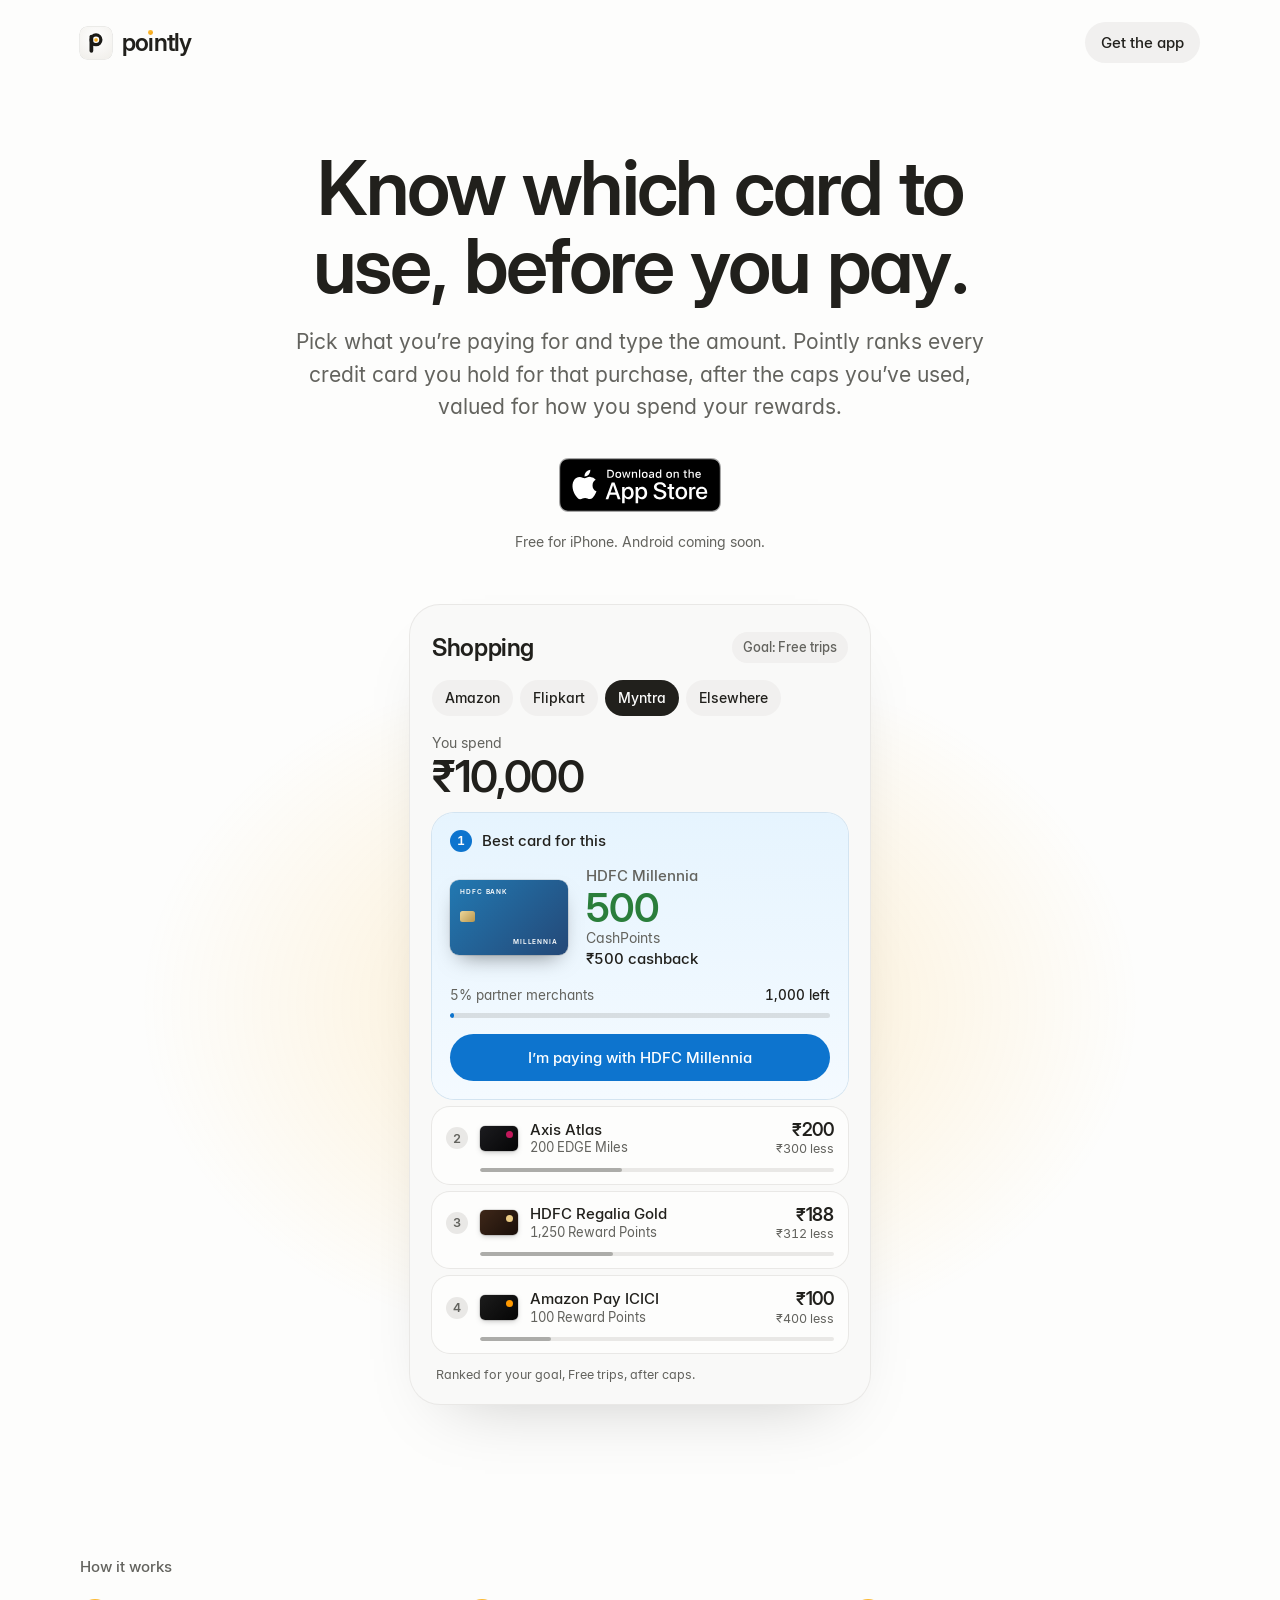
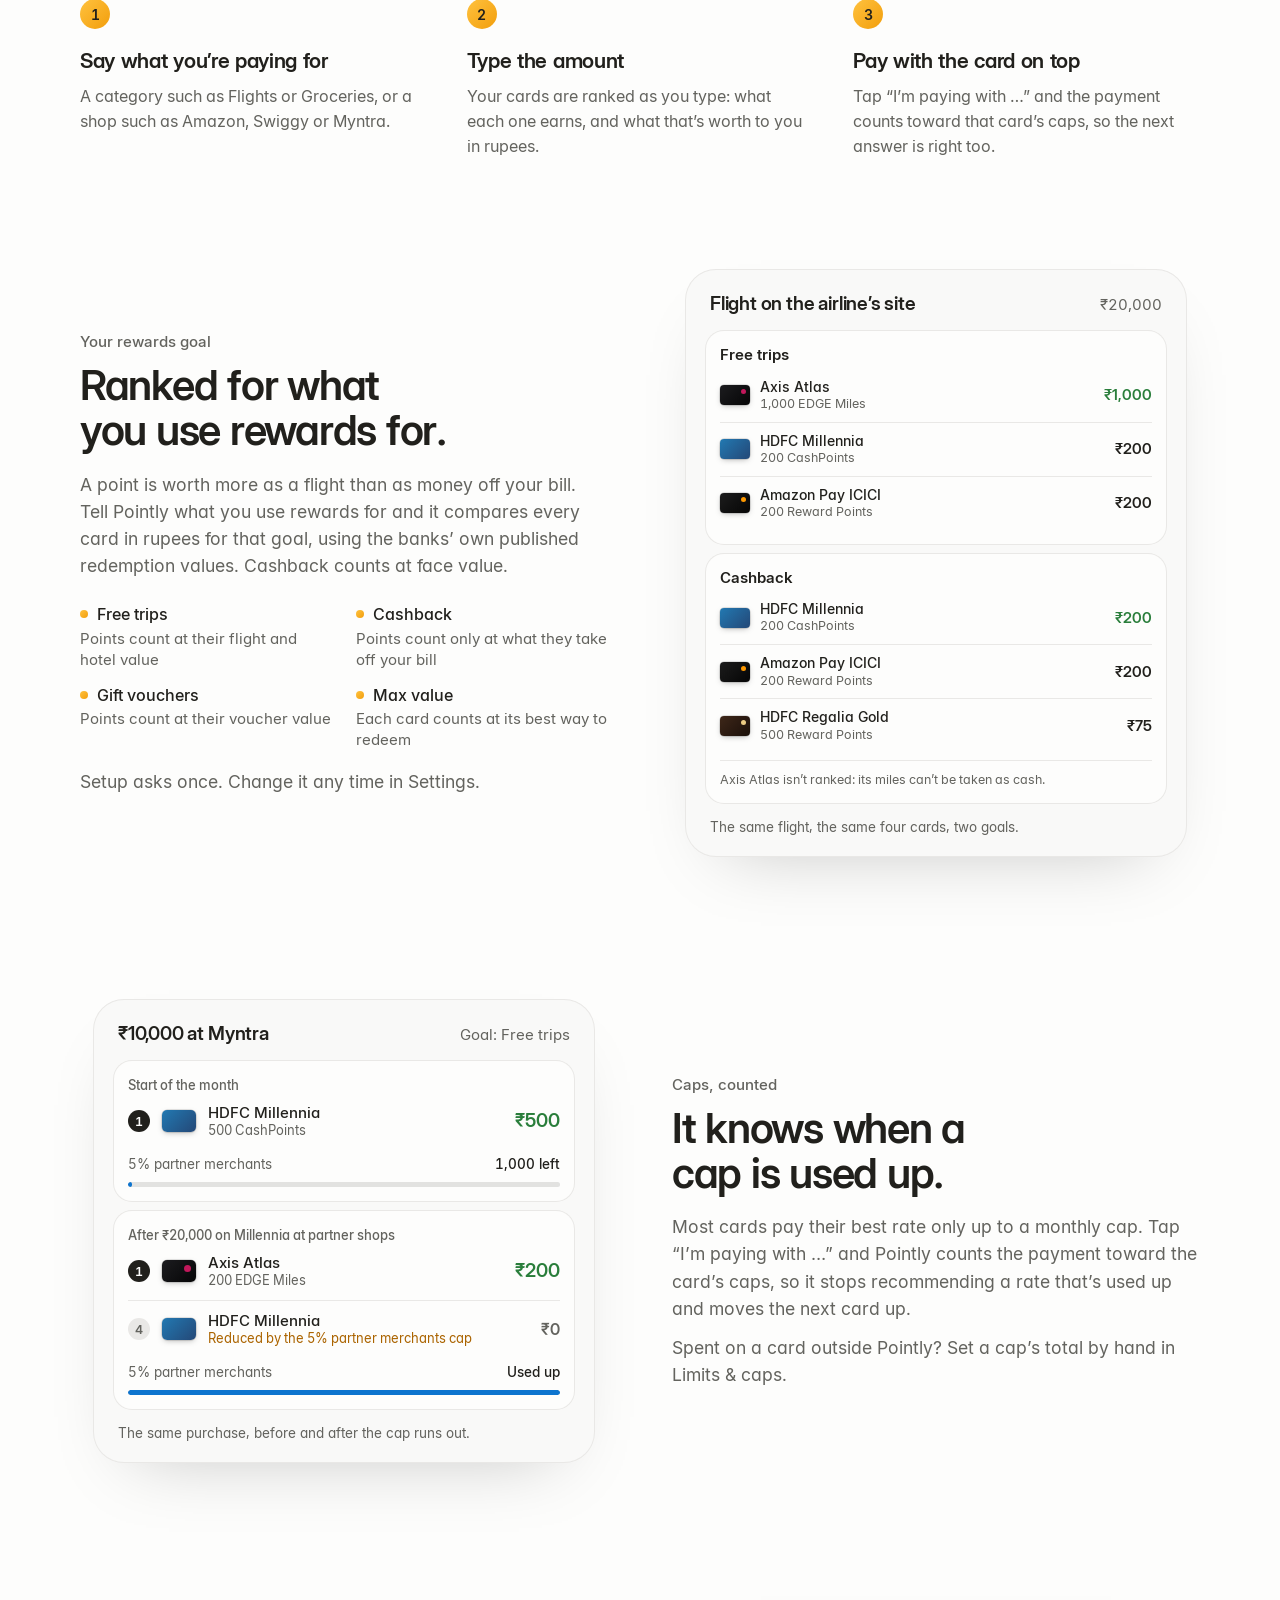
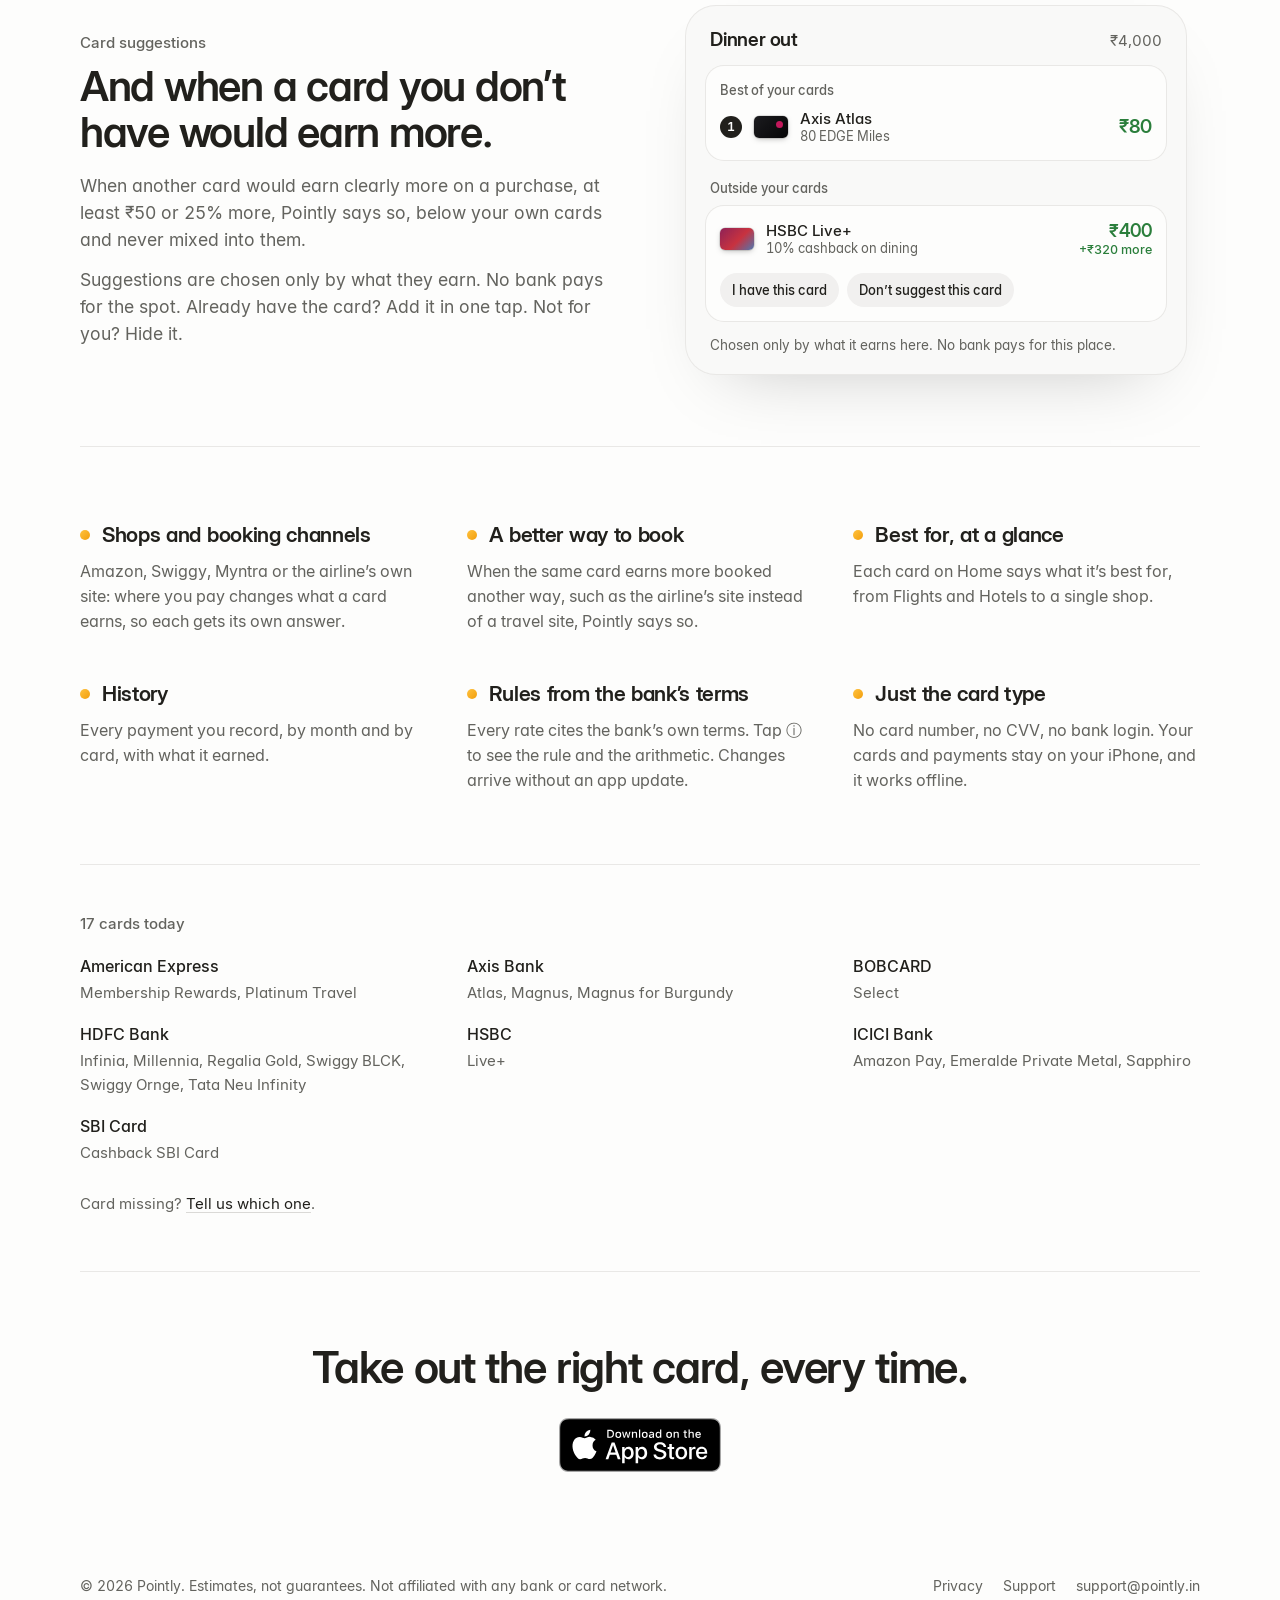
<file: index.html>
<!doctype html>
<html lang="en-IN">
<head>
<meta charset="utf-8">
<meta name="viewport" content="width=device-width, initial-scale=1">
<title>Pointly · Which card to use, before you pay</title>
<meta name="description" content="Pointly ranks your credit cards for each purchase before you pay: what each earns, what that’s worth for how you use rewards, and how much of each cap is left.">
<meta property="og:type" content="website">
<meta property="og:url" content="https://pointly.in/">
<meta property="og:title" content="Pointly · Which card to use, before you pay">
<meta property="og:description" content="Pointly ranks your credit cards for each purchase before you pay: what each earns, what that’s worth for how you use rewards, and how much of each cap is left.">
<meta name="theme-color" content="#FDFDFC" media="(prefers-color-scheme: light)">
<meta name="theme-color" content="#111110" media="(prefers-color-scheme: dark)">
<link rel="canonical" href="https://pointly.in/">
<link rel="icon" href="assets/icon-light.svg" media="(prefers-color-scheme: light)">
<link rel="icon" href="assets/icon-dark.svg" media="(prefers-color-scheme: dark)">
<link rel="preload" href="assets/fonts/InterDisplay-SemiBold.woff2" as="font" type="font/woff2" crossorigin>
<link rel="stylesheet" href="style.css">
</head>
<body>
<header class="top"><div class="wrap">
  <a class="brand" href="./" aria-label="Pointly home">
    <picture><source srcset="assets/icon-dark.svg" media="(prefers-color-scheme: dark)"><img class="icon" src="assets/icon-light.svg" alt=""></picture>
    <span class="wm">po<span class="i">ı<span class="d"></span></span>ntly</span>
  </a>
  <a class="get" href="#app-store">Get the app</a>
</div></header>

<main class="wrap">
  <section class="hero">
    <h1 class="rise">Know which card to use, before you pay.</h1>
    <p class="lede rise d2">Pick what you’re paying for and type the amount. Pointly ranks every credit card you hold for that purchase, after the caps you’ve used, valued for how you spend your rewards.</p>
    <!-- TODO: App Store URL once the app is live. Every "Get the app" link points at this badge. -->
    <a class="badge rise d3" id="app-store" href="#app-store"><img src="assets/app-store-badge.svg" alt="Download on the App Store" width="162" height="54"></a>
    <p class="badge-note rise d3">Free for iPhone. Android coming soon.</p>

    <!-- Numbers from the app's engine and bundled rules (25 Nov 2026): the demo wallet, ₹10,000 at Myntra, Free trips. -->
    <div class="stage rise d3"><div class="panel ranking" role="group" aria-label="Example: four cards ranked for ₹10,000 at Myntra">
      <div class="r-head"><h2>Shopping</h2><span>Goal: Free trips</span></div>
      <div class="chips" aria-hidden="true"><span>Amazon</span><span>Flipkart</span><span class="on">Myntra</span><span>Elsewhere</span></div>
      <p class="spend"><small>You spend</small>₹10,000</p>

      <div class="winner millennia">
        <p class="best"><span class="no">1</span>Best card for this</p>
        <div class="w-body">
          <span class="face millennia" aria-hidden="true"><i>HDFC BANK</i><i>MILLENNIA</i></span>
          <p class="w-text"><b>HDFC Millennia</b><strong>500</strong><span>CashPoints</span><em>₹500 cashback</em></p>
        </div>
        <div class="cap"><div class="line"><span>5% partner merchants</span><span>1,000 left</span></div>
          <div class="bar" role="meter" aria-valuenow="0" aria-valuemin="0" aria-valuemax="1000" aria-label="Millennia 5% cap used"><i style="width:1%"></i></div></div>
        <span class="pay">I’m paying with HDFC Millennia</span>
      </div>

      <ol class="runners">
        <li><span class="no">2</span><span class="sw atlas"></span><span class="name"><b>Axis Atlas</b><small>200 EDGE Miles</small></span>
          <span class="val"><strong>₹200</strong><small>₹300 less</small></span><span class="rel" aria-hidden="true"><i style="width:40%"></i></span></li>
        <li><span class="no">3</span><span class="sw regalia"></span><span class="name"><b>HDFC Regalia Gold</b><small>1,250 Reward Points</small></span>
          <span class="val"><strong>₹188</strong><small>₹312 less</small></span><span class="rel" aria-hidden="true"><i style="width:37.6%"></i></span></li>
        <li><span class="no">4</span><span class="sw amazon"></span><span class="name"><b>Amazon Pay ICICI</b><small>100 Reward Points</small></span>
          <span class="val"><strong>₹100</strong><small>₹400 less</small></span><span class="rel" aria-hidden="true"><i style="width:20%"></i></span></li>
      </ol>
      <p class="r-foot">Ranked for your goal, Free trips, after caps.</p>
    </div></div>
  </section>

  <section class="steps" aria-labelledby="how">
    <h2 id="how" class="kicker">How it works</h2>
    <ol>
      <li><span class="n">1</span><h3>Say what you’re paying for</h3><p>A category such as Flights or Groceries, or a shop such as Amazon, Swiggy or Myntra.</p></li>
      <li><span class="n">2</span><h3>Type the amount</h3><p>Your cards are ranked as you type: what each one earns, and what that’s worth to you in rupees.</p></li>
      <li><span class="n">3</span><h3>Pay with the card on top</h3><p>Tap “I’m paying with …” and the payment counts toward that card’s caps, so the next answer is right too.</p></li>
    </ol>
  </section>

  <section class="feature" aria-labelledby="goal">
    <div class="copy">
      <p class="kicker">Your rewards goal</p>
      <h2 id="goal">Ranked for what you use rewards for.</h2>
      <p>A point is worth more as a flight than as money off your bill. Tell Pointly what you use rewards for and it compares every card in rupees for that goal, using the banks’ own published redemption values. Cashback counts at face value.</p>
      <ul class="goals">
        <li><b>Free trips</b>Points count at their flight and hotel value</li>
        <li><b>Cashback</b>Points count only at what they take off your bill</li>
        <li><b>Gift vouchers</b>Points count at their voucher value</li>
        <li><b>Max value</b>Each card counts at its best way to redeem</li>
      </ul>
      <p class="aside">Setup asks once. Change it any time in Settings.</p>
    </div>
    <!-- Engine numbers: the demo wallet, ₹20,000 on flights.airline, under Free trips and Cashback. -->
    <figure class="panel">
      <div class="f-head"><b>Flight on the airline’s site</b><span>₹20,000</span></div>
      <div class="compare">
        <div>
          <h3>Free trips</h3>
          <ol class="mini">
            <li class="top"><span class="sw atlas"></span><span class="name"><b>Axis Atlas</b><small>1,000 EDGE Miles</small></span><strong>₹1,000</strong></li>
            <li><span class="sw millennia"></span><span class="name"><b>HDFC Millennia</b><small>200 CashPoints</small></span><strong>₹200</strong></li>
            <li><span class="sw amazon"></span><span class="name"><b>Amazon Pay ICICI</b><small>200 Reward Points</small></span><strong>₹200</strong></li>
          </ol>
        </div>
        <div>
          <h3>Cashback</h3>
          <ol class="mini">
            <li class="top"><span class="sw millennia"></span><span class="name"><b>HDFC Millennia</b><small>200 CashPoints</small></span><strong>₹200</strong></li>
            <li><span class="sw amazon"></span><span class="name"><b>Amazon Pay ICICI</b><small>200 Reward Points</small></span><strong>₹200</strong></li>
            <li><span class="sw regalia"></span><span class="name"><b>HDFC Regalia Gold</b><small>500 Reward Points</small></span><strong>₹75</strong></li>
          </ol>
          <p class="unranked">Axis Atlas isn’t ranked: its miles can’t be taken as cash.</p>
        </div>
      </div>
      <figcaption>The same flight, the same four cards, two goals.</figcaption>
    </figure>
  </section>

  <section class="feature flip" aria-labelledby="caps">
    <div class="copy">
      <p class="kicker">Caps, counted</p>
      <h2 id="caps">It knows when a cap is used up.</h2>
      <p>Most cards pay their best rate only up to a monthly cap. Tap “I’m paying with …” and Pointly counts the payment toward the card’s caps, so it stops recommending a rate that’s used up and moves the next card up.</p>
      <p>Spent on a card outside Pointly? Set a cap’s total by hand in Limits &amp; caps.</p>
    </div>
    <!-- Engine numbers: ₹10,000 at Myntra, Free trips, before and after two ₹10,000 Millennia payments at partner merchants. -->
    <figure class="panel">
      <div class="f-head"><b>₹10,000 at Myntra</b><span>Goal: Free trips</span></div>
      <div class="state">
        <p class="when">Start of the month</p>
        <div class="mini-win"><span class="no">1</span><span class="sw millennia"></span><span class="name"><b>HDFC Millennia</b><small>500 CashPoints</small></span><strong>₹500</strong></div>
        <div class="cap millennia"><div class="line"><span>5% partner merchants</span><span>1,000 left</span></div>
          <div class="bar" role="meter" aria-valuenow="0" aria-valuemin="0" aria-valuemax="1000" aria-label="Millennia 5% cap used"><i style="width:1%"></i></div></div>
      </div>
      <div class="state">
        <p class="when">After ₹20,000 on Millennia at partner shops</p>
        <div class="mini-win"><span class="no">1</span><span class="sw atlas"></span><span class="name"><b>Axis Atlas</b><small>200 EDGE Miles</small></span><strong>₹200</strong></div>
        <div class="mini-low"><span class="no">4</span><span class="sw millennia"></span><span class="name"><b>HDFC Millennia</b><small class="warn">Reduced by the 5% partner merchants cap</small></span><strong>₹0</strong></div>
        <div class="cap millennia"><div class="line"><span>5% partner merchants</span><span>Used up</span></div>
          <div class="bar" role="meter" aria-valuenow="1000" aria-valuemin="0" aria-valuemax="1000" aria-label="Millennia 5% cap used"><i style="width:100%"></i></div></div>
      </div>
      <figcaption>The same purchase, before and after the cap runs out.</figcaption>
    </figure>
  </section>

  <section class="feature" aria-labelledby="outside">
    <div class="copy">
      <p class="kicker">Card suggestions</p>
      <h2 id="outside">And when a card you don’t have would earn more.</h2>
      <p>When another card would earn clearly more on a purchase, at least ₹50 or 25% more, Pointly says so, below your own cards and never mixed into them.</p>
      <p>Suggestions are chosen only by what they earn. No bank pays for the spot. Already have the card? Add it in one tap. Not for you? Hide it.</p>
    </div>
    <!-- Engine numbers: the demo wallet, ₹4,000 on dining, Free trips. -->
    <figure class="panel">
      <div class="f-head"><b>Dinner out</b><span>₹4,000</span></div>
      <div class="state">
        <p class="when">Best of your cards</p>
        <div class="mini-win"><span class="no">1</span><span class="sw atlas"></span><span class="name"><b>Axis Atlas</b><small>80 EDGE Miles</small></span><strong>₹80</strong></div>
      </div>
      <p class="label">Outside your cards</p>
      <div class="suggest">
        <div class="s-row"><span class="sw live"></span><span class="name"><b>HSBC Live+</b><small>10% cashback on dining</small></span>
          <span class="val"><strong>₹400</strong><small class="more">+₹320 more</small></span></div>
        <div class="s-actions" aria-hidden="true"><span>I have this card</span><span>Don’t suggest this card</span></div>
      </div>
      <figcaption>Chosen only by what it earns here. No bank pays for this place.</figcaption>
    </figure>
  </section>

  <section class="points" aria-label="More in Pointly">
    <div><h2><span class="pt"></span>Shops and booking channels</h2><p>Amazon, Swiggy, Myntra or the airline’s own site: where you pay changes what a card earns, so each gets its own answer.</p></div>
    <div><h2><span class="pt"></span>A better way to book</h2><p>When the same card earns more booked another way, such as the airline’s site instead of a travel site, Pointly says so.</p></div>
    <div><h2><span class="pt"></span>Best for, at a glance</h2><p>Each card on Home says what it’s best for, from Flights and Hotels to a single shop.</p></div>
    <div><h2><span class="pt"></span>History</h2><p>Every payment you record, by month and by card, with what it earned.</p></div>
    <div><h2><span class="pt"></span>Rules from the bank’s terms</h2><p>Every rate cites the bank’s own terms. Tap ⓘ to see the rule and the arithmetic. Changes arrive without an app update.</p></div>
    <div><h2><span class="pt"></span>Just the card type</h2><p>No card number, no CVV, no bank login. Your cards and payments stay on your iPhone, and it works offline.</p></div>
  </section>

  <section class="cards" aria-labelledby="cards">
    <h2 id="cards" class="kicker">17 cards today</h2>
    <dl>
      <div><dt>American Express</dt><dd>Membership Rewards, Platinum Travel</dd></div>
      <div><dt>Axis Bank</dt><dd>Atlas, Magnus, Magnus for Burgundy</dd></div>
      <div><dt>BOBCARD</dt><dd>Select</dd></div>
      <div><dt>HDFC Bank</dt><dd>Infinia, Millennia, Regalia Gold, Swiggy BLCK, Swiggy Ornge, Tata Neu Infinity</dd></div>
      <div><dt>HSBC</dt><dd>Live+</dd></div>
      <div><dt>ICICI Bank</dt><dd>Amazon Pay, Emeralde Private Metal, Sapphiro</dd></div>
      <div><dt>SBI Card</dt><dd>Cashback SBI Card</dd></div>
    </dl>
    <p>Card missing? <a href="mailto:support@pointly.in?subject=Request%20a%20card">Tell us which one</a>.</p>
  </section>

  <section class="close">
    <h2>Take out the right card, every time.</h2>
    <!-- TODO: App Store URL once the app is live. -->
    <a class="badge" href="#app-store"><img src="assets/app-store-badge.svg" alt="Download on the App Store" width="162" height="54"></a>
  </section>
</main>

<footer class="site"><div class="wrap">
  <span>© 2026 Pointly. Estimates, not guarantees. Not affiliated with any bank or card network.</span>
  <nav><a href="privacy/">Privacy</a><a href="support/">Support</a><a href="mailto:support@pointly.in">support@pointly.in</a></nav>
</div></footer>
</body>
</html>
</file>
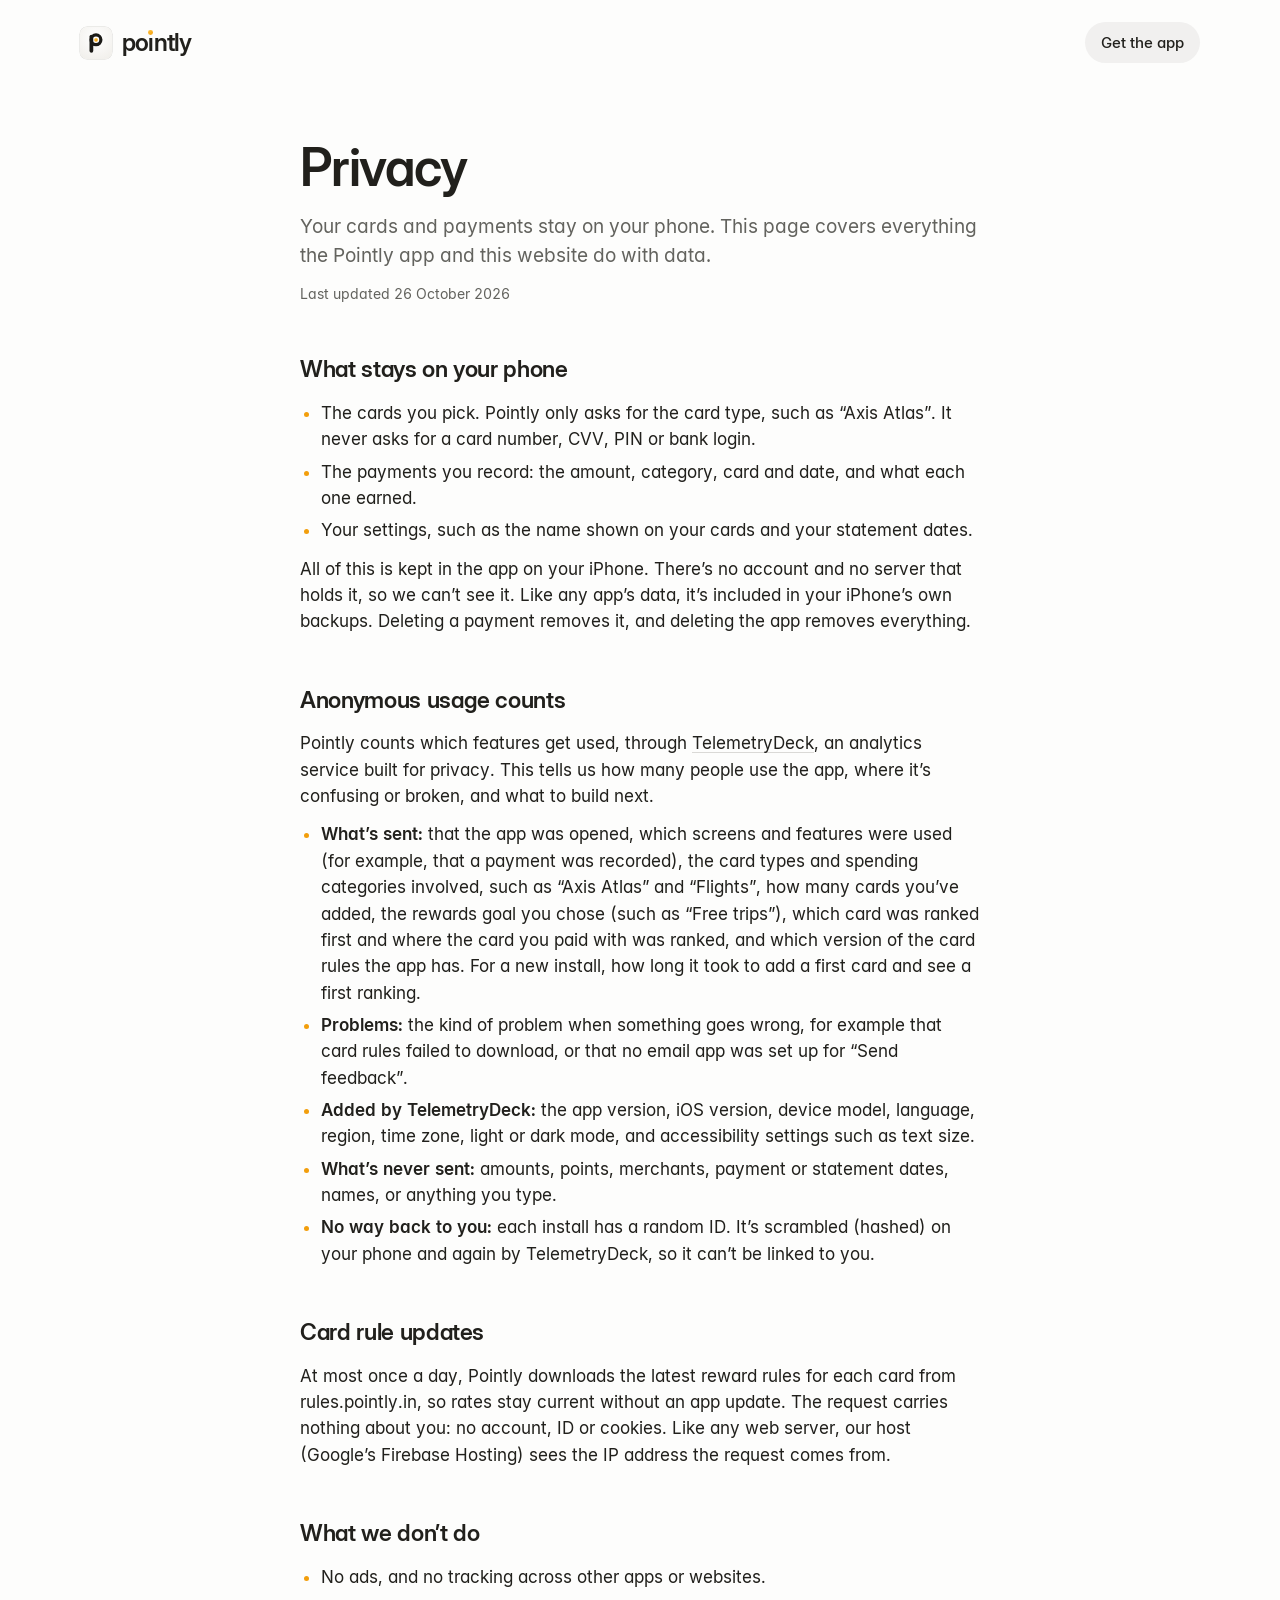
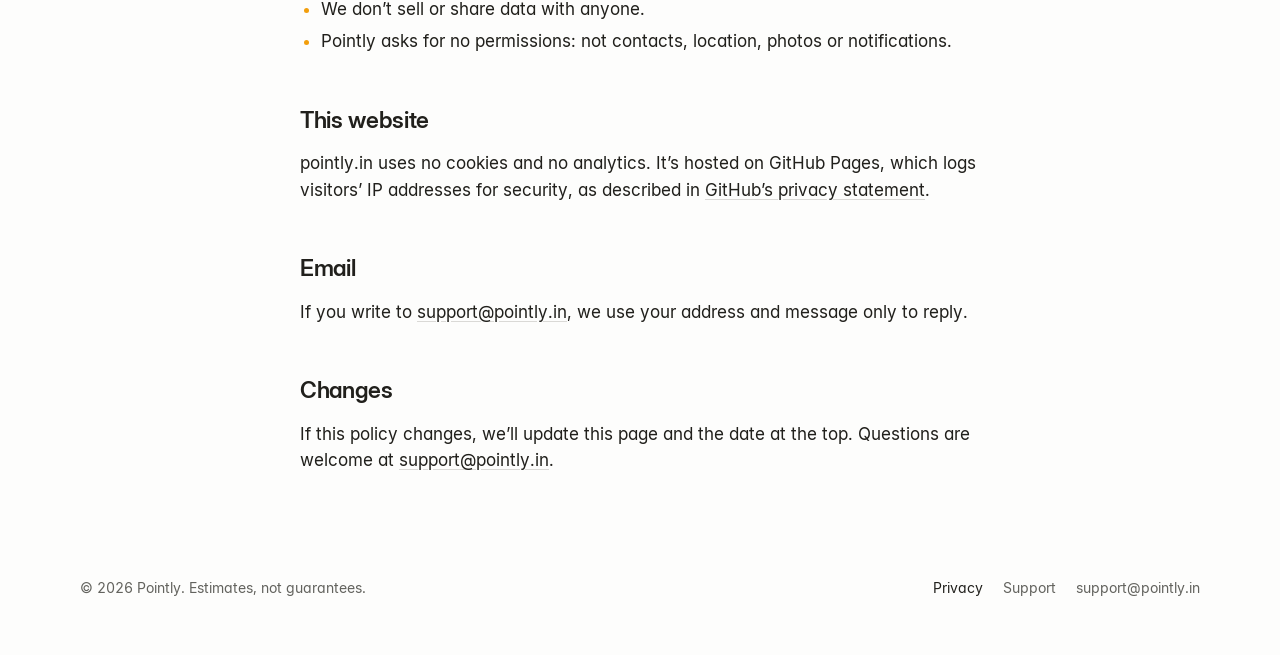
<file: privacy/index.html>
<!doctype html>
<html lang="en-IN">
<head>
<meta charset="utf-8">
<meta name="viewport" content="width=device-width, initial-scale=1">
<title>Privacy · Pointly</title>
<meta name="description" content="What the Pointly app and pointly.in do with data. Your cards and payments stay on your phone.">
<meta name="theme-color" content="#FDFDFC" media="(prefers-color-scheme: light)">
<meta name="theme-color" content="#111110" media="(prefers-color-scheme: dark)">
<link rel="canonical" href="https://pointly.in/privacy/">
<link rel="icon" href="../assets/icon-light.svg" media="(prefers-color-scheme: light)">
<link rel="icon" href="../assets/icon-dark.svg" media="(prefers-color-scheme: dark)">
<link rel="stylesheet" href="../style.css">
</head>
<body>
<header class="top"><div class="wrap">
  <a class="brand" href="../" aria-label="Pointly home">
    <picture><source srcset="../assets/icon-dark.svg" media="(prefers-color-scheme: dark)"><img class="icon" src="../assets/icon-light.svg" alt=""></picture>
    <span class="wm">po<span class="i">ı<span class="d"></span></span>ntly</span>
  </a>
  <a class="get" href="../#app-store">Get the app</a>
</div></header>

<!-- Keep in step with docs/analytics.md and App/Resources/PrivacyInfo.xcprivacy. -->
<main class="wrap doc">
  <h1>Privacy</h1>
  <p class="intro">Your cards and payments stay on your phone. This page covers everything the Pointly app and this website do with data.</p>
  <p class="updated">Last updated 26 October 2026</p>

  <h2>What stays on your phone</h2>
  <ul>
    <li>The cards you pick. Pointly only asks for the card type, such as “Axis Atlas”. It never asks for a card number, CVV, PIN or bank login.</li>
    <li>The payments you record: the amount, category, card and date, and what each one earned.</li>
    <li>Your settings, such as the name shown on your cards and your statement dates.</li>
  </ul>
  <p>All of this is kept in the app on your iPhone. There’s no account and no server that holds it, so we can’t see it. Like any app’s data, it’s included in your iPhone’s own backups. Deleting a payment removes it, and deleting the app removes everything.</p>

  <h2>Anonymous usage counts</h2>
  <p>Pointly counts which features get used, through <a href="https://telemetrydeck.com/privacy/">TelemetryDeck</a>, an analytics service built for privacy. This tells us how many people use the app, where it’s confusing or broken, and what to build next.</p>
  <ul>
    <li><strong>What’s sent:</strong> that the app was opened, which screens and features were used (for example, that a payment was recorded), the card types and spending categories involved, such as “Axis Atlas” and “Flights”, how many cards you’ve added, the rewards goal you chose (such as “Free trips”), which card was ranked first and where the card you paid with was ranked, and which version of the card rules the app has. For a new install, how long it took to add a first card and see a first ranking.</li>
    <li><strong>Problems:</strong> the kind of problem when something goes wrong, for example that card rules failed to download, or that no email app was set up for “Send feedback”.</li>
    <li><strong>Added by TelemetryDeck:</strong> the app version, iOS version, device model, language, region, time zone, light or dark mode, and accessibility settings such as text size.</li>
    <li><strong>What’s never sent:</strong> amounts, points, merchants, payment or statement dates, names, or anything you type.</li>
    <li><strong>No way back to you:</strong> each install has a random ID. It’s scrambled (hashed) on your phone and again by TelemetryDeck, so it can’t be linked to you.</li>
  </ul>

  <h2>Card rule updates</h2>
  <p>At most once a day, Pointly downloads the latest reward rules for each card from rules.pointly.in, so rates stay current without an app update. The request carries nothing about you: no account, ID or cookies. Like any web server, our host (Google’s Firebase Hosting) sees the IP address the request comes from.</p>

  <h2>What we don’t do</h2>
  <ul>
    <li>No ads, and no tracking across other apps or websites.</li>
    <li>We don’t sell or share data with anyone.</li>
    <li>Pointly asks for no permissions: not contacts, location, photos or notifications.</li>
  </ul>

  <h2>This website</h2>
  <p>pointly.in uses no cookies and no analytics. It’s hosted on GitHub Pages, which logs visitors’ IP addresses for security, as described in <a href="https://docs.github.com/en/site-policy/privacy-policies/github-general-privacy-statement">GitHub’s privacy statement</a>.</p>

  <h2>Email</h2>
  <p>If you write to <a href="mailto:support@pointly.in">support@pointly.in</a>, we use your address and message only to reply.</p>

  <h2>Changes</h2>
  <p>If this policy changes, we’ll update this page and the date at the top. Questions are welcome at <a href="mailto:support@pointly.in">support@pointly.in</a>.</p>
</main>

<footer class="site"><div class="wrap">
  <span>© 2026 Pointly. Estimates, not guarantees.</span>
  <nav><a href="./" aria-current="page">Privacy</a><a href="../support/">Support</a><a href="mailto:support@pointly.in">support@pointly.in</a></nav>
</div></footer>
</body>
</html>
</file>
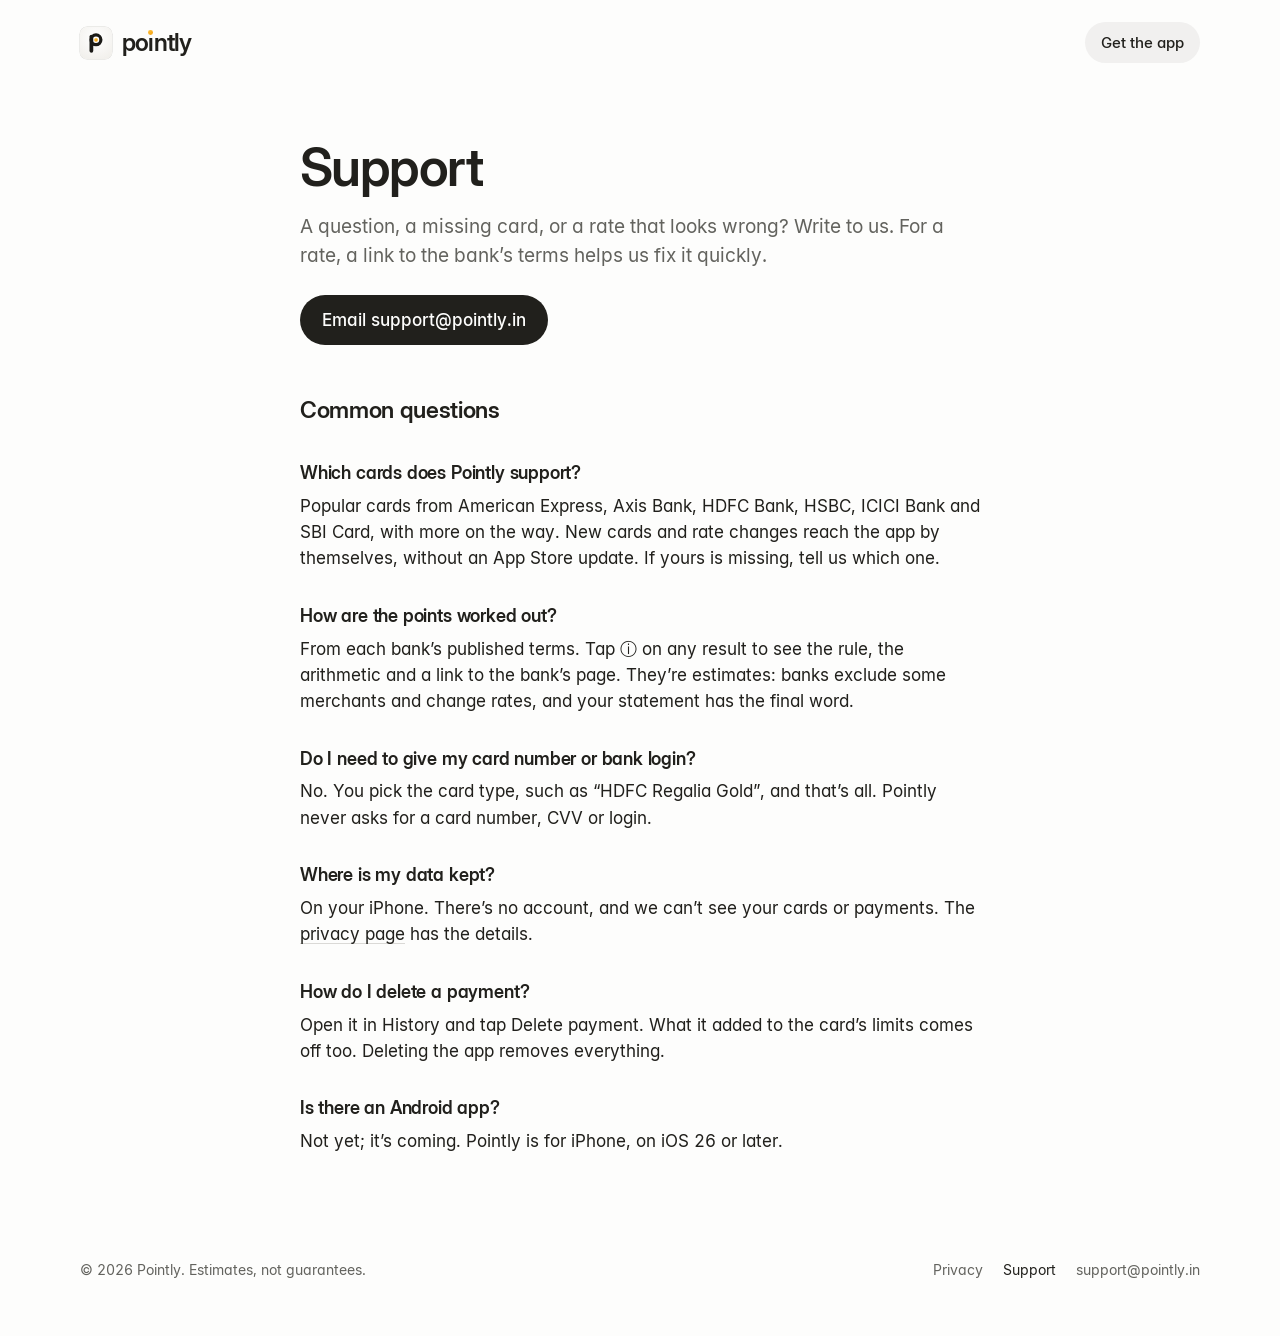
<file: support/index.html>
<!doctype html>
<html lang="en-IN">
<head>
<meta charset="utf-8">
<meta name="viewport" content="width=device-width, initial-scale=1">
<title>Support · Pointly</title>
<meta name="description" content="Help with Pointly: supported cards, how points are worked out, and how to reach us.">
<meta name="theme-color" content="#FDFDFC" media="(prefers-color-scheme: light)">
<meta name="theme-color" content="#111110" media="(prefers-color-scheme: dark)">
<link rel="canonical" href="https://pointly.in/support/">
<link rel="icon" href="../assets/icon-light.svg" media="(prefers-color-scheme: light)">
<link rel="icon" href="../assets/icon-dark.svg" media="(prefers-color-scheme: dark)">
<link rel="stylesheet" href="../style.css">
</head>
<body>
<header class="top"><div class="wrap">
  <a class="brand" href="../" aria-label="Pointly home">
    <picture><source srcset="../assets/icon-dark.svg" media="(prefers-color-scheme: dark)"><img class="icon" src="../assets/icon-light.svg" alt=""></picture>
    <span class="wm">po<span class="i">ı<span class="d"></span></span>ntly</span>
  </a>
  <a class="get" href="../#app-store">Get the app</a>
</div></header>

<main class="wrap doc">
  <h1>Support</h1>
  <p class="intro">A question, a missing card, or a rate that looks wrong? Write to us. For a rate, a link to the bank’s terms helps us fix it quickly.</p>
  <a class="button" href="mailto:support@pointly.in">Email support@pointly.in</a>

  <h2>Common questions</h2>

  <h3>Which cards does Pointly support?</h3>
  <p>Popular cards from American Express, Axis Bank, HDFC Bank, HSBC, ICICI Bank and SBI Card, with more on the way. New cards and rate changes reach the app by themselves, without an App Store update. If yours is missing, tell us which one.</p>

  <h3>How are the points worked out?</h3>
  <p>From each bank’s published terms. Tap ⓘ on any result to see the rule, the arithmetic and a link to the bank’s page. They’re estimates: banks exclude some merchants and change rates, and your statement has the final word.</p>

  <h3>Do I need to give my card number or bank login?</h3>
  <p>No. You pick the card type, such as “HDFC Regalia Gold”, and that’s all. Pointly never asks for a card number, CVV or login.</p>

  <h3>Where is my data kept?</h3>
  <p>On your iPhone. There’s no account, and we can’t see your cards or payments. The <a href="../privacy/">privacy page</a> has the details.</p>

  <h3>How do I delete a payment?</h3>
  <p>Open it in History and tap Delete payment. What it added to the card’s limits comes off too. Deleting the app removes everything.</p>

  <h3>Is there an Android app?</h3>
  <p>Not yet; it’s coming. Pointly is for iPhone, on iOS 26 or later.</p>
</main>

<footer class="site"><div class="wrap">
  <span>© 2026 Pointly. Estimates, not guarantees.</span>
  <nav><a href="../privacy/">Privacy</a><a href="./" aria-current="page">Support</a><a href="mailto:support@pointly.in">support@pointly.in</a></nav>
</div></footer>
</body>
</html>
</file>
<file: style.css>
/* pointly.in: the app's own theme. Radix Sand neutrals, the amber point, Inter and Inter Display.
   Light and dark follow the device, like the app. Fonts are subset to Latin plus ₹ and ı (the wordmark's i). */

@font-face { font-family: Inter; src: url(assets/fonts/Inter-Regular.woff2) format("woff2"); font-weight: 300 480; font-display: swap; }
@font-face { font-family: Inter; src: url(assets/fonts/Inter-Medium.woff2) format("woff2"); font-weight: 481 580; font-display: swap; }
@font-face { font-family: Inter; src: url(assets/fonts/Inter-SemiBold.woff2) format("woff2"); font-weight: 581 800; font-display: swap; }
@font-face { font-family: InterDisplay; src: url(assets/fonts/InterDisplay-SemiBold.woff2) format("woff2"); font-weight: 100 900; font-display: swap; }

:root {
  color-scheme: light dark;
  /* Radix Sand, light */
  --canvas: #FDFDFC; --raised: #F9F9F8; --fill: #F1F0EF; --fill-2: #E9E8E6; --line: #DAD9D6;
  --text: #21201C; --secondary: #63635E;
  --point: #F29E0C; --point-grad: linear-gradient(135deg, #FFC23F, #F29E0C);
  --gain: #2A7E3B; --caution: #AB6400;
  --glow: rgba(255, 184, 48, .22);
}
@media (prefers-color-scheme: dark) {
  :root {
    --canvas: #111110; --raised: #191918; --fill: #222221; --fill-2: #2A2A28; --line: #3B3A37;
    --text: #EEEEEC; --secondary: #B5B3AD;
    --point: #FFB830;
    --gain: #71D083; --caution: #FFCA16;
    --glow: rgba(255, 184, 48, .13);
  }
}

* { box-sizing: border-box; }
html { -webkit-text-size-adjust: 100%; }
body { margin: 0; background: var(--canvas); color: var(--text); overflow-x: clip;
  font: 450 17px/1.55 Inter, -apple-system, system-ui, sans-serif; -webkit-font-smoothing: antialiased;
  font-feature-settings: "tnum" 1, "cv11" 1; }
a { color: inherit; }
img { display: block; max-width: 100%; }
h1, h2, h3 { font-family: InterDisplay, Inter, sans-serif; font-weight: 640; margin: 0; text-wrap: balance; }
p { margin: 0; text-wrap: pretty; }
:focus-visible { outline: 2px solid var(--point); outline-offset: 3px; border-radius: 6px; }

.wrap { width: min(1120px, 100% - 48px); margin-inline: auto; }

/* "pointly", the amber point as the dot on the i */
.wm { font-family: InterDisplay, Inter, sans-serif; font-weight: 640; letter-spacing: -.035em; line-height: 1; white-space: nowrap; }
.wm .i { position: relative; }
.wm .d { position: absolute; left: 50%; top: .115em; width: .205em; height: .205em; margin-left: -.1025em;
  border-radius: 50%; background: var(--point-grad); }

/* The point: an amber dot used as a bullet */
.pt { width: 10px; height: 10px; border-radius: 50%; background: var(--point-grad); flex: none; }

/* ---------- Top bar and footer, on every page ---------- */

header.top { padding: 22px 0; }
header.top .wrap { display: flex; justify-content: space-between; align-items: center; }
.brand { display: inline-flex; gap: 10px; align-items: center; text-decoration: none; }
.brand .wm { font-size: 24px; }
/* The app icon: ivory in light, ink in dark */
.brand .icon { width: 32px; height: 32px; border-radius: 22.5%; box-shadow: 0 0 0 .5px var(--line); }
header.top a.get { font-size: 15px; font-weight: 540; text-decoration: none; padding: 9px 16px; border-radius: 99px; background: var(--fill); }
header.top a.get:hover { background: var(--fill-2); }

footer.site { padding: 40px 0 56px; color: var(--secondary); font-size: 14px; }
footer.site .wrap { display: flex; flex-wrap: wrap; gap: 8px 24px; align-items: center; justify-content: space-between; }
footer.site nav { display: flex; flex-wrap: wrap; gap: 8px 20px; }
footer.site a { text-decoration: none; }
footer.site a:hover, footer.site a[aria-current] { color: var(--text); }

/* ---------- Home ---------- */

.hero { text-align: center; padding: 64px 0 56px; }
.hero h1 { font-size: clamp(42px, 6.4vw, 76px); line-height: 1.02; letter-spacing: -.035em; max-width: 19ch; margin: 0 auto; }
.hero p.lede { font-size: clamp(18px, 1.9vw, 21px); color: var(--secondary); max-width: 33em; margin: 22px auto 34px; }

/* Apple's official badge; keep its own proportions and clear space */
.badge { display: inline-block; line-height: 0; border-radius: 9px; }
.badge img { height: 54px; width: auto; }
.badge-note { color: var(--secondary); font-size: 14px; margin-top: 12px; }

/* Each card's accent and stage light, from its rule pack's `appearance.tint` */
.millennia { --accent: #0d74ce; --tint: linear-gradient(180deg, #e6f4fe, #f4faff); }
.atlas { --accent: #cb1d63; }
.regalia { --accent: #8a6a2c; }
@media (prefers-color-scheme: dark) {
  .millennia { --accent: #70b8ff; --tint: linear-gradient(180deg, rgba(0, 64, 116, .6), rgba(0, 51, 98, .32)); }
  .atlas { --accent: #ff92ad; }
  .regalia { --accent: #e2b764; }
}

/* Panels: the app's screens, drawn with the app's numbers */
.panel { background: var(--raised); border-radius: 30px; text-align: left;
  box-shadow: 0 0 0 1px var(--fill-2), 0 30px 70px -40px rgba(0,0,0,.25); }
.no { width: 22px; height: 22px; border-radius: 50%; flex: none; display: inline-grid; place-items: center;
  font-size: 12.5px; font-weight: 600; background: var(--fill-2); color: var(--secondary); }
.name { min-width: 0; }
.name b { display: block; font-weight: 560; font-size: 15px; line-height: 1.3; }
.name small { display: block; color: var(--secondary); font-size: 13px; line-height: 1.35; }

/* The ranking page, as the app shows it */
.stage { position: relative; isolation: isolate; margin-top: 52px; }
.stage::before { content: ""; position: absolute; left: 50%; top: 50%; width: 1000px; height: 720px; max-width: 160vw; transform: translate(-50%, -50%);
  z-index: -1; background: radial-gradient(closest-side, var(--glow), transparent); }
.ranking { width: min(460px, 100%); margin: 0 auto; padding: 24px 22px 20px; }
.r-head { display: flex; justify-content: space-between; align-items: center; gap: 12px; }
.r-head h2 { font-size: 24px; letter-spacing: -.015em; }
.r-head span { font-size: 13px; font-weight: 540; color: var(--secondary); padding: 5px 11px; border-radius: 99px; background: var(--fill); }
.chips { display: flex; gap: 7px; margin-top: 14px; overflow: hidden; mask-image: linear-gradient(90deg, #000 85%, transparent); }
.chips span { flex: none; font-size: 14px; font-weight: 520; padding: 7px 13px; border-radius: 99px; background: var(--fill); }
.chips .on { background: var(--text); color: var(--canvas); }
.spend { margin-top: 16px; font: 640 44px/1.05 InterDisplay, Inter, sans-serif; letter-spacing: -.03em; }
.spend small { display: block; font: 450 14px/1.5 Inter, sans-serif; letter-spacing: 0; color: var(--secondary); }

.winner { margin-top: 14px; padding: 16px 18px 18px; border-radius: 22px; background: var(--tint);
  box-shadow: 0 0 0 1px color-mix(in srgb, var(--accent) 16%, transparent); }
.best { display: flex; align-items: center; gap: 10px; font-size: 15px; font-weight: 540; }
.winner .best .no { background: var(--accent); color: var(--canvas); }
.w-body { display: flex; align-items: center; gap: 18px; margin: 14px 0 16px; }
.w-text { line-height: 1.3; }
.w-text b { display: block; font-weight: 500; font-size: 15px; color: var(--secondary); }
.w-text strong { display: block; font: 640 40px/1.08 InterDisplay, Inter, sans-serif; letter-spacing: -.02em; color: var(--gain); }
.w-text span { display: block; font-size: 14px; color: var(--secondary); }
.w-text em { display: block; font-style: normal; font-size: 15px; font-weight: 560; margin-top: 2px; }
.pay { display: block; margin-top: 16px; padding: 12px; border-radius: 99px; text-align: center;
  font-size: 15px; font-weight: 560; background: var(--accent); color: #fff; }
@media (prefers-color-scheme: dark) { .pay { color: #0B1A2A; } }

/* A card's face, small: its colours, wordmarks and chip, not its artwork */
.face { width: 118px; aspect-ratio: 1.586; flex: none; position: relative; border-radius: 9px; padding: 9px 10px;
  display: flex; flex-direction: column; justify-content: space-between; color: #fff; font: 600 6.5px/1 Inter, sans-serif; letter-spacing: .14em;
  box-shadow: 0 0 0 .5px rgba(0,0,0,.2), 0 10px 22px -10px rgba(0,0,0,.5); }
.face i { font-style: normal; white-space: nowrap; }
.face i + i { align-self: flex-end; }
.face::after { content: ""; position: absolute; left: 10px; top: 42%; width: 15px; height: 11px; border-radius: 2.5px;
  background: linear-gradient(135deg, #EED79A, #B8964D); }
.face.millennia { background: linear-gradient(135deg, #2279B2, #244877); }

.runners { list-style: none; margin: 8px 0 0; padding: 0; display: grid; gap: 8px; }
.runners li { display: grid; grid-template-columns: 22px 38px 1fr auto; column-gap: 12px; row-gap: 10px; align-items: center;
  padding: 12px 14px; border-radius: 18px; background: var(--canvas); box-shadow: 0 0 0 1px var(--fill-2); }
.val { text-align: right; white-space: nowrap; line-height: 1.3; }
.val strong { display: block; font: 640 18px/1.25 InterDisplay, Inter, sans-serif; letter-spacing: -.01em; }
.val small { display: block; color: var(--secondary); font-size: 12.5px; }
.rel { grid-column: 2 / -1; height: 4px; border-radius: 2px; background: var(--fill-2); overflow: hidden; }
.rel i { display: block; height: 100%; border-radius: 2px; background: var(--secondary); opacity: .45; }
.r-foot { margin-top: 12px; padding: 0 4px; font-size: 12.5px; color: var(--secondary); }

/* Card swatches: each card's own colours, not its artwork */
.sw { width: 38px; height: 25px; border-radius: 5px; flex: none; position: relative; box-shadow: 0 0 0 .5px rgba(0,0,0,.2), 0 2px 6px -2px rgba(0,0,0,.35); }
.sw::after { content: ""; position: absolute; right: 5px; top: 5px; width: 7px; height: 7px; border-radius: 50%; }
.sw.atlas { background: linear-gradient(135deg, #1C1C1F, #050506); } .sw.atlas::after { background: #C2185B; }
.sw.regalia { background: linear-gradient(135deg, #3E2719, #1A0F09); } .sw.regalia::after { background: #EBCB84; }
.sw.millennia { background: linear-gradient(135deg, #2279B2, #244877); }
.sw.amazon { background: linear-gradient(135deg, #1C1C1C, #050505); } .sw.amazon::after { background: #FF9900; }
.sw.live { background: linear-gradient(135deg, #8E2257, #C8323F 55%, #4F78B0); }
@media (prefers-color-scheme: dark) { .sw { box-shadow: 0 0 0 1px rgba(255,255,255,.2); } }

/* Caps: what's left of a limit, as the app's meter */
.cap .line { display: flex; justify-content: space-between; gap: 12px; font-size: 13.5px; color: var(--secondary); margin-bottom: 7px; }
.cap .line span:last-child { color: var(--text); font-weight: 540; white-space: nowrap; }
.bar { height: 5px; border-radius: 3px; background: color-mix(in srgb, var(--secondary) 18%, transparent); overflow: hidden; }
.bar i { display: block; min-width: 4px; height: 100%; border-radius: 3px; background: var(--accent); }

/* Sections */
.kicker { font: 560 15px/1.4 Inter, sans-serif; color: var(--secondary); letter-spacing: 0; }

.steps { padding: 96px 0 40px; }
.steps ol { list-style: none; margin: 22px 0 0; padding: 0; display: grid; grid-template-columns: repeat(3, 1fr); gap: 40px; }
.steps .n { width: 30px; height: 30px; border-radius: 50%; display: grid; place-items: center;
  background: var(--point-grad); color: #21201C; font-size: 14px; font-weight: 640; }
.steps h3 { font-size: 21px; letter-spacing: -.015em; margin: 16px 0 6px; }
.steps p { color: var(--secondary); font-size: 16px; }

.feature { display: grid; grid-template-columns: 1fr 1fr; gap: 64px; align-items: center; padding: 72px 0; }
.feature.flip .copy { order: 2; }
.copy h2 { font-size: clamp(30px, 3.6vw, 42px); line-height: 1.08; letter-spacing: -.03em; margin: 10px 0 18px; max-width: 15em; }
.copy > p:not(.kicker) { color: var(--secondary); font-size: 17.5px; }
.copy > p + p { margin-top: 12px; }
.goals { list-style: none; margin: 24px 0 0; padding: 0; display: grid; grid-template-columns: 1fr 1fr; gap: 14px 24px; font-size: 15px; color: var(--secondary); line-height: 1.4; }
.goals b { display: flex; align-items: center; gap: 9px; font-weight: 580; font-size: 16px; color: var(--text); margin-bottom: 2px; }
.goals b::before { content: ""; width: 8px; height: 8px; border-radius: 50%; background: var(--point-grad); flex: none; }
.copy .aside { font-size: 15px; margin-top: 18px; }

figure.panel { margin: 0; width: 100%; max-width: 500px; justify-self: center; padding: 22px 20px 18px; }
.f-head { display: flex; justify-content: space-between; align-items: baseline; gap: 12px; margin: 0 4px 14px; }
.f-head b { font: 640 19px/1.3 InterDisplay, Inter, sans-serif; letter-spacing: -.01em; }
.f-head span { color: var(--secondary); font-size: 15px; white-space: nowrap; }
figure.panel figcaption { margin: 14px 4px 0; font-size: 13.5px; color: var(--secondary); }

.compare { display: grid; gap: 10px; }
.compare > div, .state, .suggest { padding: 14px; border-radius: 18px; background: var(--canvas); box-shadow: 0 0 0 1px var(--fill-2); }
.compare h3 { font: 600 15px/1.3 Inter, sans-serif; margin-bottom: 4px; }
.mini { list-style: none; margin: 0; padding: 0; }
.mini li { display: grid; grid-template-columns: 30px 1fr auto; gap: 10px; align-items: center; padding: 9px 0; }
.mini li + li { border-top: 1px solid var(--fill-2); }
.mini .sw { width: 30px; height: 20px; border-radius: 4px; }
.mini .sw::after { width: 5px; height: 5px; right: 4px; top: 4px; }
.mini .name b { font-size: 14px; }
.mini .name small { font-size: 12.5px; }
.mini strong { font: 640 15px/1.3 InterDisplay, Inter, sans-serif; }
.mini li.top strong { color: var(--gain); }
.unranked { margin-top: 8px; padding-top: 10px; border-top: 1px solid var(--fill-2); font-size: 12.5px; line-height: 1.4; color: var(--secondary); }

.state + .state { margin-top: 10px; }
.when { font-size: 13px; font-weight: 540; color: var(--secondary); margin-bottom: 8px; }
.mini-win, .mini-low, .s-row { display: grid; grid-template-columns: 22px 34px 1fr auto; gap: 12px; align-items: center; }
.mini-win .sw, .mini-low .sw, .s-row .sw { width: 34px; height: 22px; }
.mini-win strong { font: 640 19px/1.3 InterDisplay, Inter, sans-serif; color: var(--gain); }
.mini-win .no { background: var(--text); color: var(--canvas); }
.mini-low { margin-top: 10px; padding-top: 10px; border-top: 1px solid var(--fill-2); }
.mini-low strong { font: 640 16px/1.3 InterDisplay, Inter, sans-serif; color: var(--secondary); }
.state .cap { margin-top: 14px; }
.name .warn { color: var(--caution); }

.label { font-size: 13px; font-weight: 540; color: var(--secondary); margin: 18px 4px 8px; }
.s-row { grid-template-columns: 34px 1fr auto; }
.s-row .val strong { color: var(--gain); }
.s-row .val .more { color: var(--gain); font-weight: 540; }
.s-actions { display: flex; flex-wrap: wrap; gap: 8px; margin-top: 14px; }
.s-actions span { font-size: 13px; font-weight: 540; padding: 7px 12px; border-radius: 99px; background: var(--fill); }

.points { display: grid; grid-template-columns: repeat(3, 1fr); gap: 44px 40px; padding: 72px 0; border-top: 1px solid var(--fill-2); }
.points h2 { font-size: 21px; letter-spacing: -.015em; display: flex; gap: 12px; align-items: center; margin-bottom: 8px; }
.points p { color: var(--secondary); font-size: 16px; }

.cards { padding: 48px 0 56px; border-top: 1px solid var(--fill-2); }
.cards dl { margin: 20px 0 0; display: grid; grid-template-columns: repeat(auto-fill, minmax(260px, 1fr)); gap: 18px 40px; }
.cards dt { font-weight: 580; font-size: 16px; }
.cards dd { margin: 2px 0 0; color: var(--secondary); font-size: 15px; }
.cards > p { margin-top: 28px; color: var(--secondary); font-size: 15px; }
.cards a { color: var(--text); text-decoration-color: var(--line); text-underline-offset: 3px; }
.cards a:hover { text-decoration-color: currentColor; }

.close { text-align: center; padding: 72px 0 56px; border-top: 1px solid var(--fill-2); }
.close h2 { font-size: clamp(30px, 4vw, 44px); line-height: 1.08; letter-spacing: -.03em; margin-bottom: 26px; }

/* ---------- Privacy, support and other text pages ---------- */

.doc { max-width: 680px; padding: 56px 0 64px; }
.doc h1 { font-size: clamp(38px, 5vw, 52px); line-height: 1.05; letter-spacing: -.03em; }
.doc .intro { font-size: 19px; color: var(--secondary); margin-top: 16px; }
.doc .updated { color: var(--secondary); font-size: 14px; margin-top: 12px; }
.doc h2 { font-size: 23px; letter-spacing: -.015em; margin: 48px 0 12px; }
.doc h3 { font-size: 18px; letter-spacing: -.01em; margin: 30px 0 6px; }
.doc p + p, .doc p + ul, .doc ul + p { margin-top: 12px; }
.doc ul { margin: 0; padding-left: 1.25em; }
.doc li + li { margin-top: 6px; }
.doc li::marker { color: var(--point); }
.doc a { text-decoration-color: var(--line); text-underline-offset: 3px; }
.doc a:hover { text-decoration-color: currentColor; }
.doc a.button { display: inline-block; margin-top: 24px; padding: 12px 22px; border-radius: 99px; background: var(--text); color: var(--canvas);
  font-weight: 560; text-decoration: none; }
.doc a.button:hover { opacity: .88; }

@media (max-width: 860px) {
  .feature { grid-template-columns: 1fr; gap: 32px; padding: 56px 0; }
  .feature.flip .copy { order: 0; }
  .steps ol { grid-template-columns: 1fr; gap: 28px; }
  .points { grid-template-columns: 1fr 1fr; }
}

@media (max-width: 760px) {
  header.top a.get { display: none; }
  .hero { padding: 40px 0 32px; }
  .steps { padding: 64px 0 16px; }
  .points { grid-template-columns: 1fr; gap: 28px; padding: 56px 0 48px; }
  .ranking { padding: 20px 16px 16px; }
  .runners li { padding: 12px; column-gap: 10px; }
  .sw { width: 32px; height: 21px; }
  .w-body { gap: 14px; }
  .face { width: 104px; }
  .doc { padding: 32px 0 48px; }
}

@media (max-width: 520px) {
  .goals { grid-template-columns: 1fr; }
  figure.panel { padding: 18px 14px 14px; border-radius: 26px; }
}

@media (prefers-reduced-motion: no-preference) {
  .rise { animation: rise .6s cubic-bezier(.2, .7, .2, 1) both; }
  .rise.d2 { animation-delay: .16s; } .rise.d3 { animation-delay: .24s; }
  @keyframes rise { from { opacity: 0; transform: translateY(12px); } }
}
</file>
